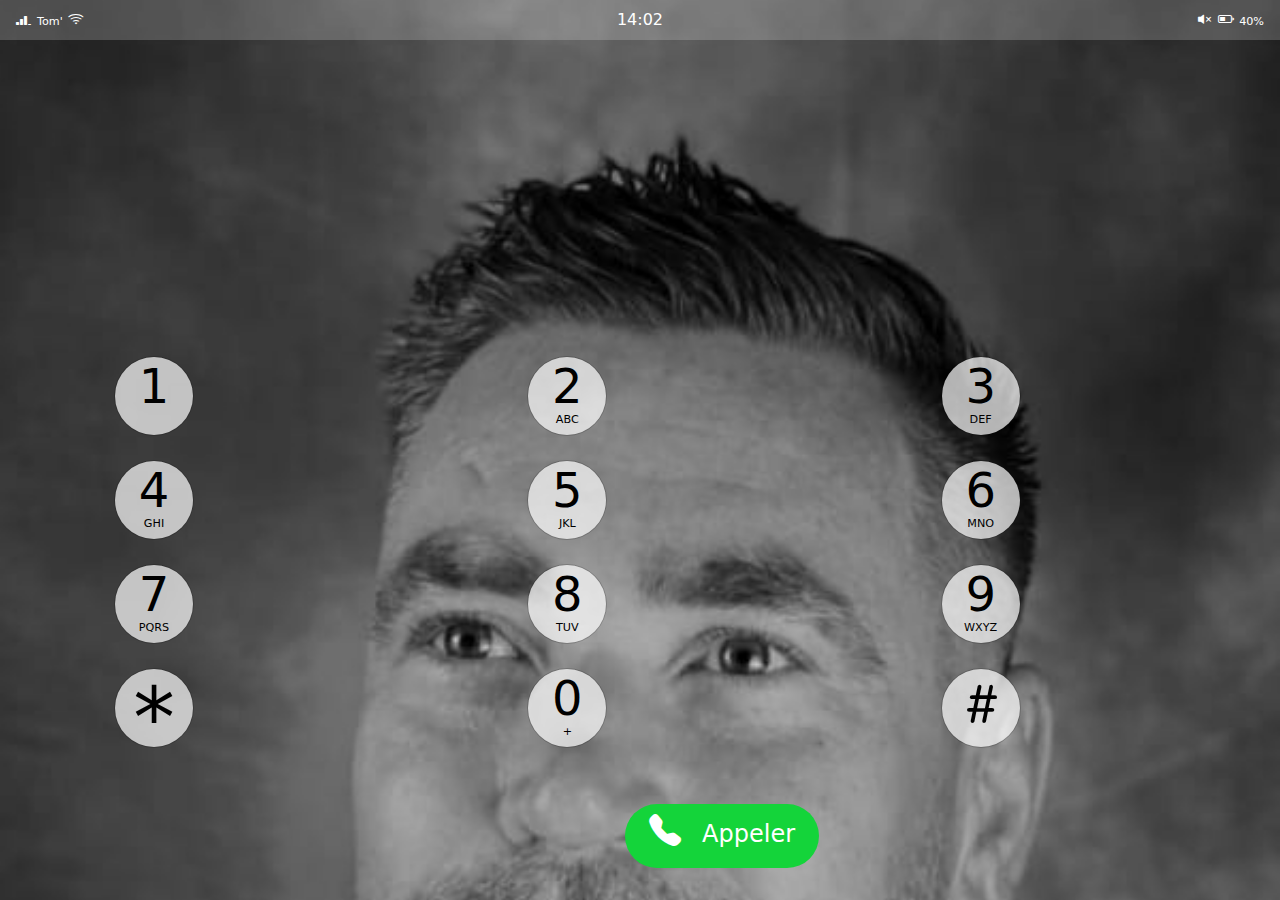
<file: index.html>
<!doctype html>
<html lang="en">
<head>
    <meta charset="utf-8">
    <meta name="viewport" content="width=device-width, initial-scale=1">
    <title>Tom Tom</title>
    <link href="https://cdn.jsdelivr.net/npm/bootstrap@5.3.3/dist/css/bootstrap.min.css" rel="stylesheet" integrity="sha384-QWTKZyjpPEjISv5WaRU9OFeRpok6YctnYmDr5pNlyT2bRjXh0JMhjY6hW+ALEwIH" crossorigin="anonymous">
    <link rel="stylesheet" href="https://cdn.jsdelivr.net/npm/bootstrap-icons@1.3.0/font/bootstrap-icons.css">
    <link rel="stylesheet" href="phone.css">
    <script src="script.js"></script>
</head>

<body>
<main>

    <div class="">
        <header class="mb-3">
            <div class="row">
                <div class="col-4">
                    <i class="bi bi-reception-3"></i>
                    <span class="mini-text">Tom'</span>
                    <i class="bi bi-wifi"></i>
                </div>

                <div data-time class="col-4 text-center">
                    14:02
                </div>

                <div class="col-4 text-end">
                    <i class="bi bi-volume-mute-fill"></i>
                    <i class="bi bi-battery-half"></i><span class="mini-text battery">40%</span>
                </div>
            </div>
        </header>
        <div class="container" style="">
            <div class="phone position-absolute w-100" style="bottom: 0;">
                <div class="row mb-4">
                    <div class="col-4">
                        <div class="card box-shadow number-button number-button alone">
                            <a href="1.html">1</a>
                        </div>
                    </div>
                    <div class="col-4">
                        <div class="card box-shadow number-button">
                            <a href="bad.html">2<span class="letters">ABC</span></a>
                        </div>
                    </div>
                    <div class="col-4">
                        <div class="card box-shadow number-button">
                            <a href="3.html">3<span class="letters">DEF</span></a>
                        </div>
                    </div>
                </div>

                <div class="row mb-4">
                    <div class="col-4">
                        <div class="card box-shadow number-button">
                            <a href="4.html">4<span class="letters">GHI</span></a>
                        </div>
                    </div>
                    <div class="col-4">
                        <div class="card box-shadow number-button">
                            <a href="bad.html">5<span class="letters">JKL</span></a>
                        </div>
                    </div>
                    <div class="col-4">
                        <div class="card box-shadow number-button">
                            <a href="6.html">6<span class="letters">MNO</span></a>
                        </div>
                    </div>
                </div>

                <div class="row mb-4">
                    <div class="col-4">
                        <div class="card box-shadow number-button">
                            <a href="7.html">7<span class="letters">PQRS</span></a>
                        </div>
                    </div>
                    <div class="col-4">
                        <div class="card box-shadow number-button">
                            <a href="8.html">8<span class="letters">TUV</span></a>
                        </div>
                    </div>
                    <div class="col-4">
                        <div class="card box-shadow number-button">
                            <a href="bad.html">9<span class="letters">WXYZ</span></a>
                        </div>
                    </div>
                </div>

                <div class="row mb-4">
                    <div class="col-4">
                        <div class="card box-shadow number-button star">
                            <a href="#">*</a>
                        </div>
                    </div>
                    <div class="col-4">
                        <div class="card box-shadow number-button">
                            <a href="0.html">0<span class="letters">+</span></a>
                        </div>
                    </div>
                    <div class="col-4">
                        <div class="card box-shadow number-button sharp">
                            <a href="#">
                            <i class="bi bi-hash"></i>
                            </a>
                        </div>
                    </div>
                </div>

                <div class="text-center">
                    <a href="#" class=" call">
                        <i class="bi bi-telephone-fill"></i> <span>Appeler</span>
                    </a>
                </div>
            </div>
        </div>
    </div>
</main>

</body>
</html>
</file>
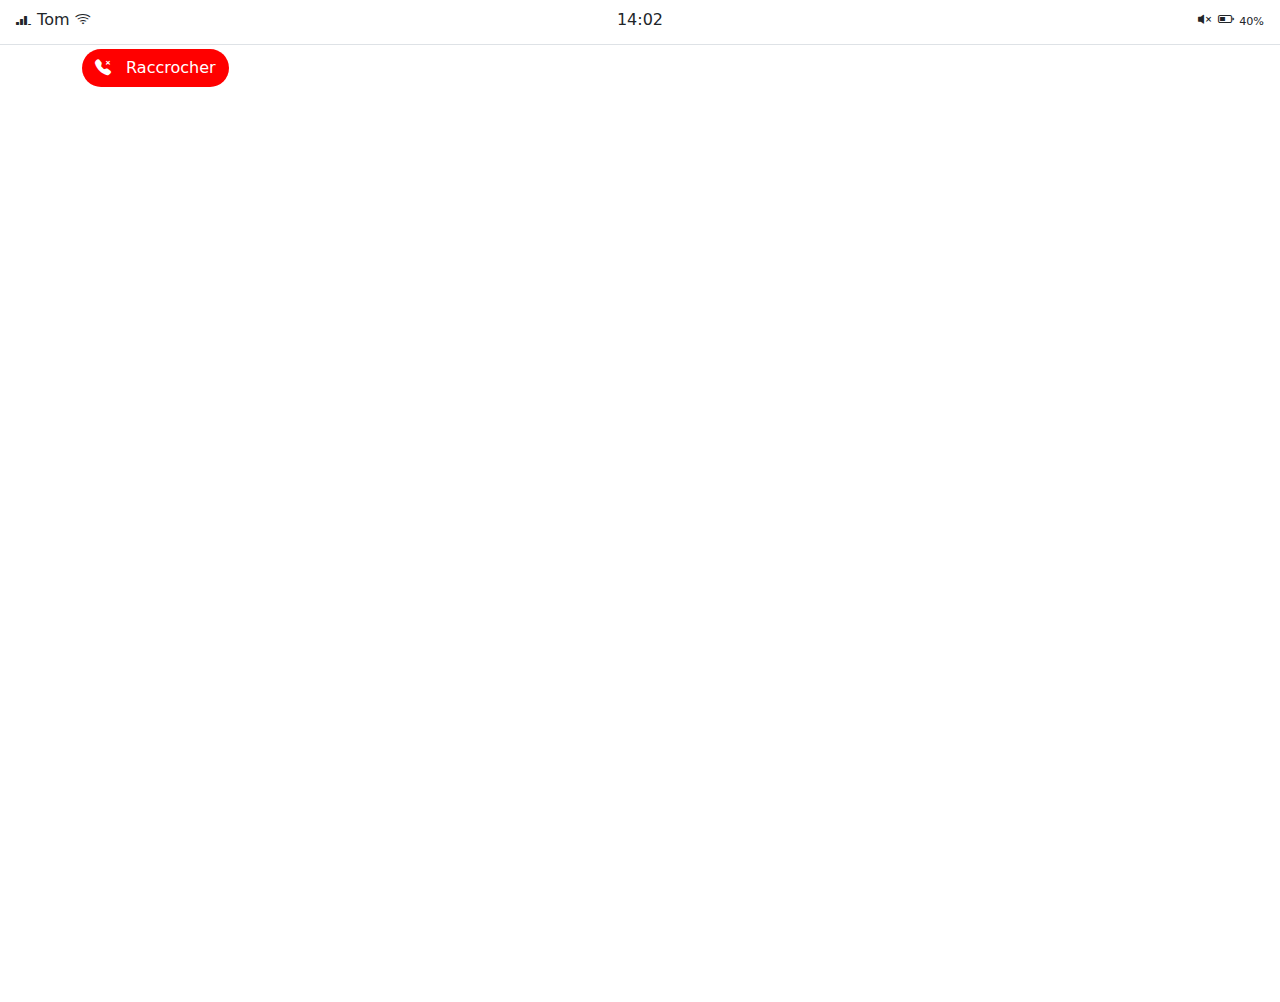
<file: 0.html>
<!doctype html>
<html lang="en" class="mh-100 h-100">
<head>
    <meta charset="utf-8">
    <meta name="viewport" content="width=device-width, initial-scale=1">
    <title>Tom Tom</title>
    <link href="https://cdn.jsdelivr.net/npm/bootstrap@5.3.3/dist/css/bootstrap.min.css" rel="stylesheet" integrity="sha384-QWTKZyjpPEjISv5WaRU9OFeRpok6YctnYmDr5pNlyT2bRjXh0JMhjY6hW+ALEwIH" crossorigin="anonymous">
    <link rel="stylesheet" href="https://cdn.jsdelivr.net/npm/bootstrap-icons@1.3.0/font/bootstrap-icons.css">
    <link rel="stylesheet" href="style.css">
    <script src="script.js"></script>
</head>

<body class="mh-100 h-100">
    <div class="mh-100 h-100">
        <header class="mb-1 border-bottom">
            <div class="row mb-1">
                <div class="col-4">
                    <i class="bi bi-reception-3"></i>
                    <span>Tom</span>
                    <i class="bi bi-wifi"></i>
                </div>

                <div data-time class="col-4 text-center">
                    14:02
                </div>

                <div class="col-4 text-end">
                    <i class="bi bi-volume-mute-fill"></i>
                    <i class="bi bi-battery-half"></i><span class="mini-text battery">40%</span>
                </div>
            </div>
        </header>

        <div class="container mh-100 h-100">
            <div class="mb-2">
                <a href="index.html" class="btn end-call"><i class="bi bi-telephone-x-fill"></i> Raccrocher</a>
            </div>

            <iframe
                    class="mh-100 h-100"
                    allowfullscreen
                    frameborder="0"
                    mozallowfullscreen
                    src="https://app.wooclap.com/HTUYEE?from=instruction-slide"
                    width="100%"></iframe>
        </div>
    </div>


</body>
</html>
</file>
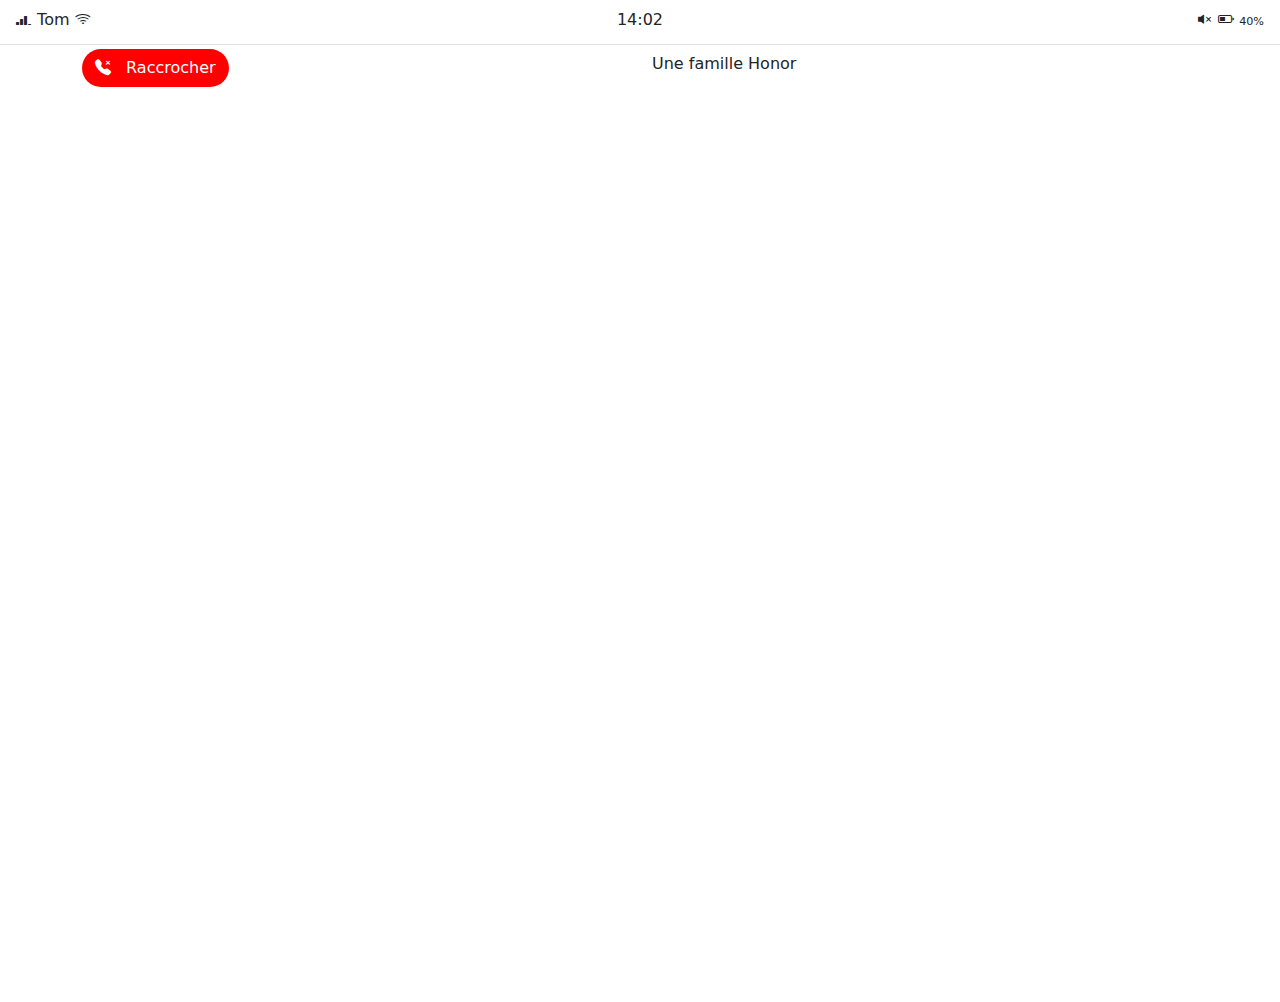
<file: 1.html>
<!doctype html>
<html lang="en" class="mh-100 h-100">
<head>
    <meta charset="utf-8">
    <meta name="viewport" content="width=device-width, initial-scale=1">
    <title>Tom Tom</title>
    <link href="https://cdn.jsdelivr.net/npm/bootstrap@5.3.3/dist/css/bootstrap.min.css" rel="stylesheet" integrity="sha384-QWTKZyjpPEjISv5WaRU9OFeRpok6YctnYmDr5pNlyT2bRjXh0JMhjY6hW+ALEwIH" crossorigin="anonymous">
    <link rel="stylesheet" href="https://cdn.jsdelivr.net/npm/bootstrap-icons@1.3.0/font/bootstrap-icons.css">
    <link rel="stylesheet" href="style.css">
    <script src="script.js"></script>
</head>

<body class="mh-100 h-100">
    <div class="mh-100 h-100">
        <header class="mb-1 border-bottom">
            <div class="row mb-1">
                <div class="col-4">
                    <i class="bi bi-reception-3"></i>
                    <span>Tom</span>
                    <i class="bi bi-wifi"></i>
                </div>

                <div data-time class="col-4 text-center">
                    14:02
                </div>

                <div class="col-4 text-end">
                    <i class="bi bi-volume-mute-fill"></i>
                    <i class="bi bi-battery-half"></i><span class="mini-text battery">40%</span>
                </div>
            </div>
        </header>

        <div class="container mh-100 h-100">
            <div class="mb-2 row">
                <div class="col-6">
                    <a href="index.html" class="btn end-call"><i class="bi bi-telephone-x-fill"></i> Raccrocher</a>
                </div>
                <div class="col-6 m-auto">
                    <h1>Une famille Honor</h1>
                </div>
            </div>

            <iframe
                    class="mh-100 h-100"
                    allowfullscreen
                    frameborder="0"
                    mozallowfullscreen
                    src="https://app.wooclap.com/XHMKYM?from=instruction-slide"
                    width="100%"></iframe>
        </div>
    </div>


</body>
</html>
</file>
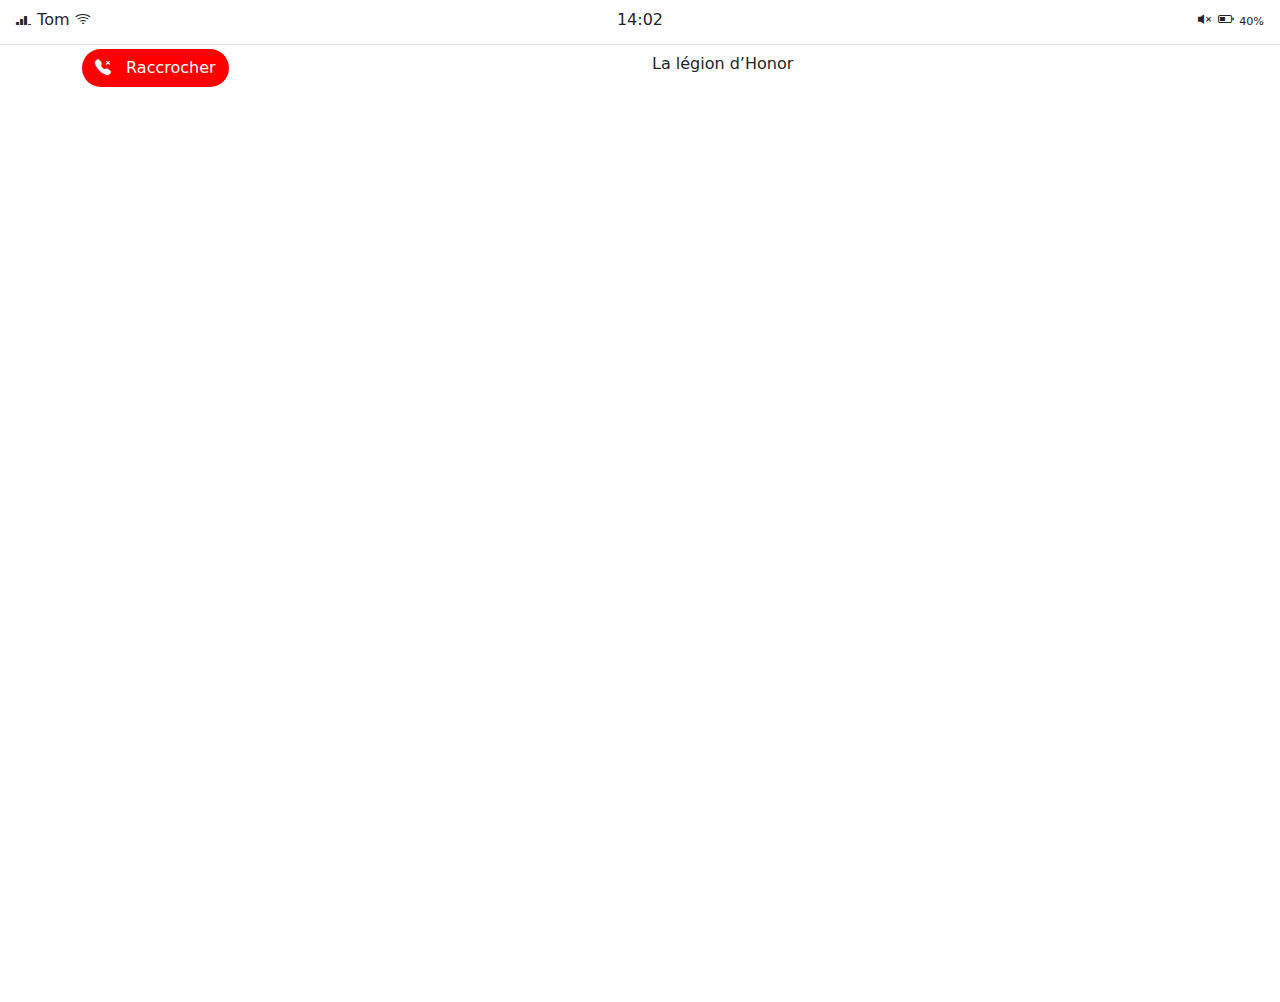
<file: 3.html>
<!doctype html>
<html lang="en" class="mh-100 h-100">
<head>
    <meta charset="utf-8">
    <meta name="viewport" content="width=device-width, initial-scale=1">
    <title>Tom Tom</title>
    <link href="https://cdn.jsdelivr.net/npm/bootstrap@5.3.3/dist/css/bootstrap.min.css" rel="stylesheet" integrity="sha384-QWTKZyjpPEjISv5WaRU9OFeRpok6YctnYmDr5pNlyT2bRjXh0JMhjY6hW+ALEwIH" crossorigin="anonymous">
    <link rel="stylesheet" href="https://cdn.jsdelivr.net/npm/bootstrap-icons@1.3.0/font/bootstrap-icons.css">
    <link rel="stylesheet" href="style.css">
    <script src="script.js"></script>
</head>

<body class="mh-100 h-100">
    <div class="mh-100 h-100">
        <header class="mb-1 border-bottom">
            <div class="row mb-1">
                <div class="col-4">
                    <i class="bi bi-reception-3"></i>
                    <span>Tom</span>
                    <i class="bi bi-wifi"></i>
                </div>

                <div data-time class="col-4 text-center">
                    14:02
                </div>

                <div class="col-4 text-end">
                    <i class="bi bi-volume-mute-fill"></i>
                    <i class="bi bi-battery-half"></i><span class="mini-text battery">40%</span>
                </div>
            </div>
        </header>

        <div class="container mh-100 h-100">
            <div class="mb-2 row">
                <div class="col-6">
                    <a href="index.html" class="btn end-call"><i class="bi bi-telephone-x-fill"></i> Raccrocher</a>
                </div>
                <div class="col-6 m-auto">
                    <h1>La légion d’Honor</h1>
                </div>
            </div>
            <iframe
                    class="mh-100 h-100"
                    allowfullscreen
                    frameborder="0"
                    mozallowfullscreen
                    src="https://app.wooclap.com/QAYSHA?from=instruction-slide"
                    width="100%"></iframe>
        </div>
    </div>


</body>
</html>
</file>
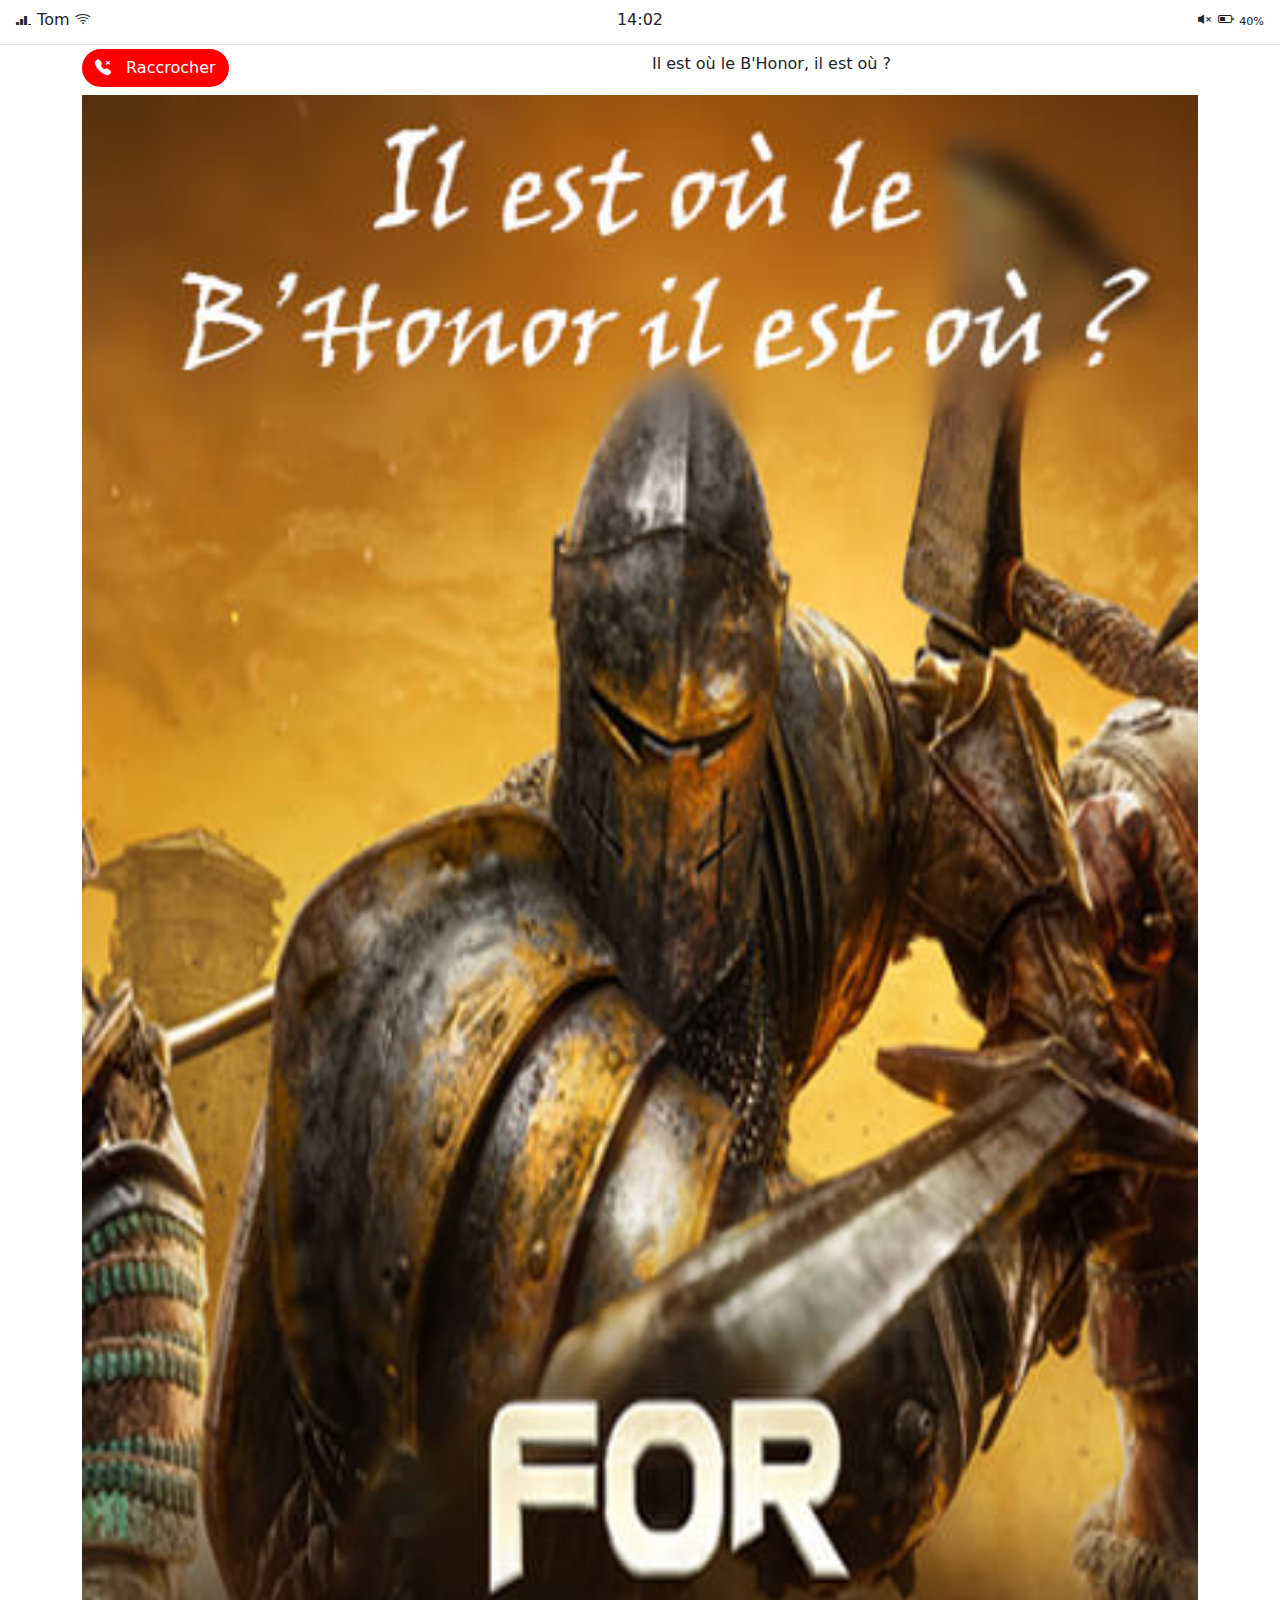
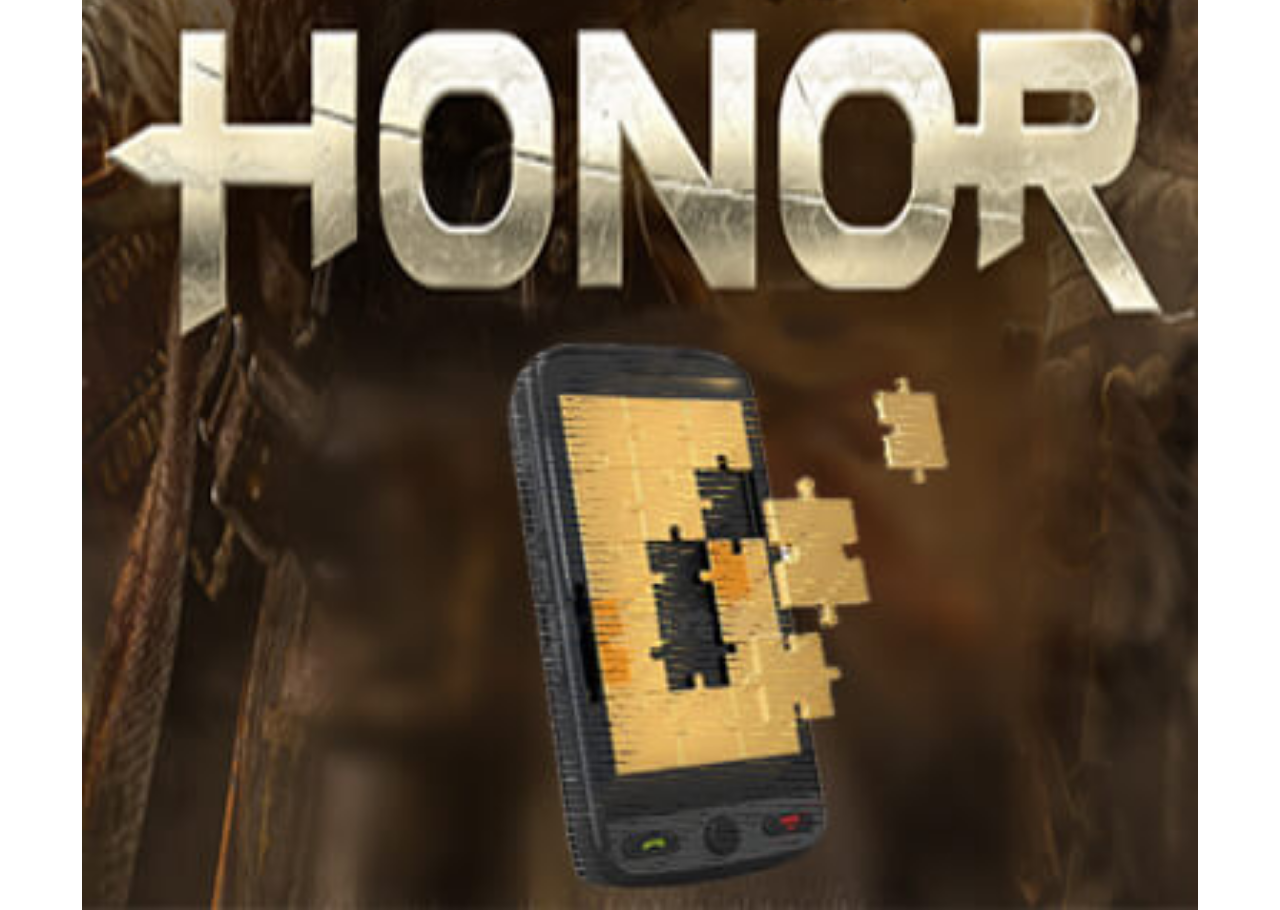
<file: 4.html>
<!doctype html>
<html lang="en" class="mh-100 h-100">
<head>
    <meta charset="utf-8">
    <meta name="viewport" content="width=device-width, initial-scale=1">
    <title>Tom Tom</title>
    <link href="https://cdn.jsdelivr.net/npm/bootstrap@5.3.3/dist/css/bootstrap.min.css" rel="stylesheet" integrity="sha384-QWTKZyjpPEjISv5WaRU9OFeRpok6YctnYmDr5pNlyT2bRjXh0JMhjY6hW+ALEwIH" crossorigin="anonymous">
    <link rel="stylesheet" href="https://cdn.jsdelivr.net/npm/bootstrap-icons@1.3.0/font/bootstrap-icons.css">
    <link rel="stylesheet" href="style.css">
    <script src="script.js"></script>
</head>

<body class="mh-100 h-100">
    <div class="mh-100 h-100">
        <header class="mb-1 border-bottom">
            <div class="row mb-1">
                <div class="col-4">
                    <i class="bi bi-reception-3"></i>
                    <span>Tom</span>
                    <i class="bi bi-wifi"></i>
                </div>

                <div data-time class="col-4 text-center">
                    14:02
                </div>

                <div class="col-4 text-end">
                    <i class="bi bi-volume-mute-fill"></i>
                    <i class="bi bi-battery-half"></i><span class="mini-text battery">40%</span>
                </div>
            </div>
        </header>

        <div class="container mh-100 h-100">
            <div class="mb-2 row">
                <div class="col-6">
                    <a href="index.html" class="btn end-call"><i class="bi bi-telephone-x-fill"></i> Raccrocher</a>
                </div>
                <div class="col-6 m-auto">
                    <h1>Il est où le B'Honor, il est où ?</h1>
                </div>
            </div>

            <img src="4.jpeg" class="img-fluid w-100" alt="" />
        </div>
    </div>


</body>
</html>
</file>
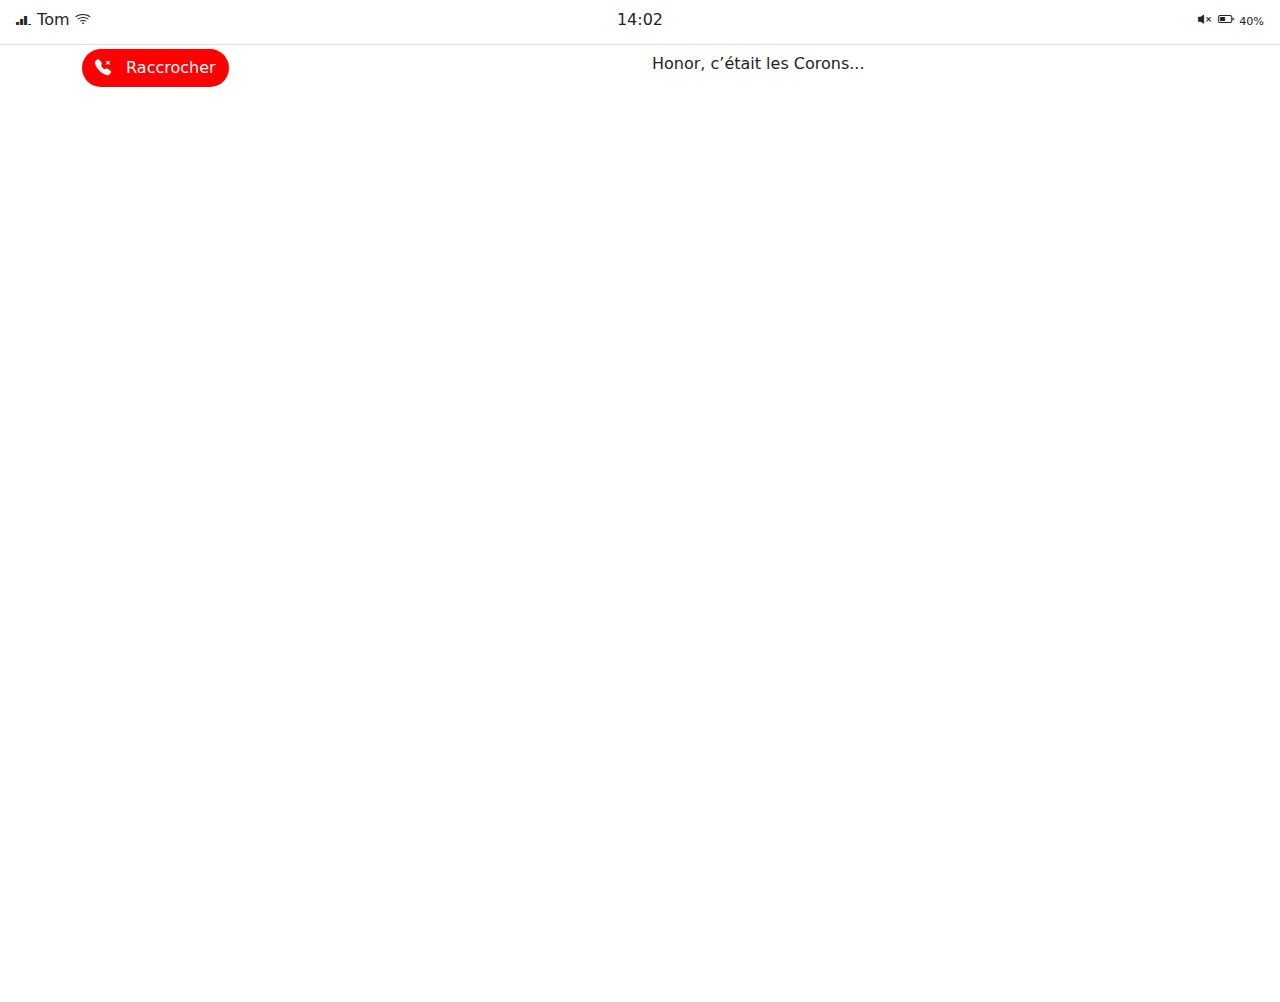
<file: 6.html>
<!doctype html>
<html lang="en" class="mh-100 h-100">
<head>
    <meta charset="utf-8">
    <meta name="viewport" content="width=device-width, initial-scale=1">
    <title>Tom Tom</title>
    <link href="https://cdn.jsdelivr.net/npm/bootstrap@5.3.3/dist/css/bootstrap.min.css" rel="stylesheet" integrity="sha384-QWTKZyjpPEjISv5WaRU9OFeRpok6YctnYmDr5pNlyT2bRjXh0JMhjY6hW+ALEwIH" crossorigin="anonymous">
    <link rel="stylesheet" href="https://cdn.jsdelivr.net/npm/bootstrap-icons@1.3.0/font/bootstrap-icons.css">
    <link rel="stylesheet" href="style.css">
    <script src="script.js"></script>
</head>

<body class="mh-100 h-100">
    <div class="mh-100 h-100">
        <header class="mb-1 border-bottom">
            <div class="row mb-1">
                <div class="col-4">
                    <i class="bi bi-reception-3"></i>
                    <span>Tom</span>
                    <i class="bi bi-wifi"></i>
                </div>

                <div data-time class="col-4 text-center">
                    14:02
                </div>

                <div class="col-4 text-end">
                    <i class="bi bi-volume-mute-fill"></i>
                    <i class="bi bi-battery-half"></i><span class="mini-text battery">40%</span>
                </div>
            </div>
        </header>

        <div class="container mh-100 h-100">
            <div class="mb-2 row">
                <div class="col-6">
                    <a href="index.html" class="btn end-call"><i class="bi bi-telephone-x-fill"></i> Raccrocher</a>
                </div>
                <div class="col-6 m-auto">
                    <h1>Honor, c’était les Corons...</h1>
                </div>
            </div>

            <iframe
                    class="mh-100 h-100"
                    allowfullscreen
                    frameborder="0"
                    mozallowfullscreen
                    src="https://app.wooclap.com/OZNMJP?from=instruction-slide"
                    width="100%"></iframe>
        </div>
    </div>


</body>
</html>
</file>
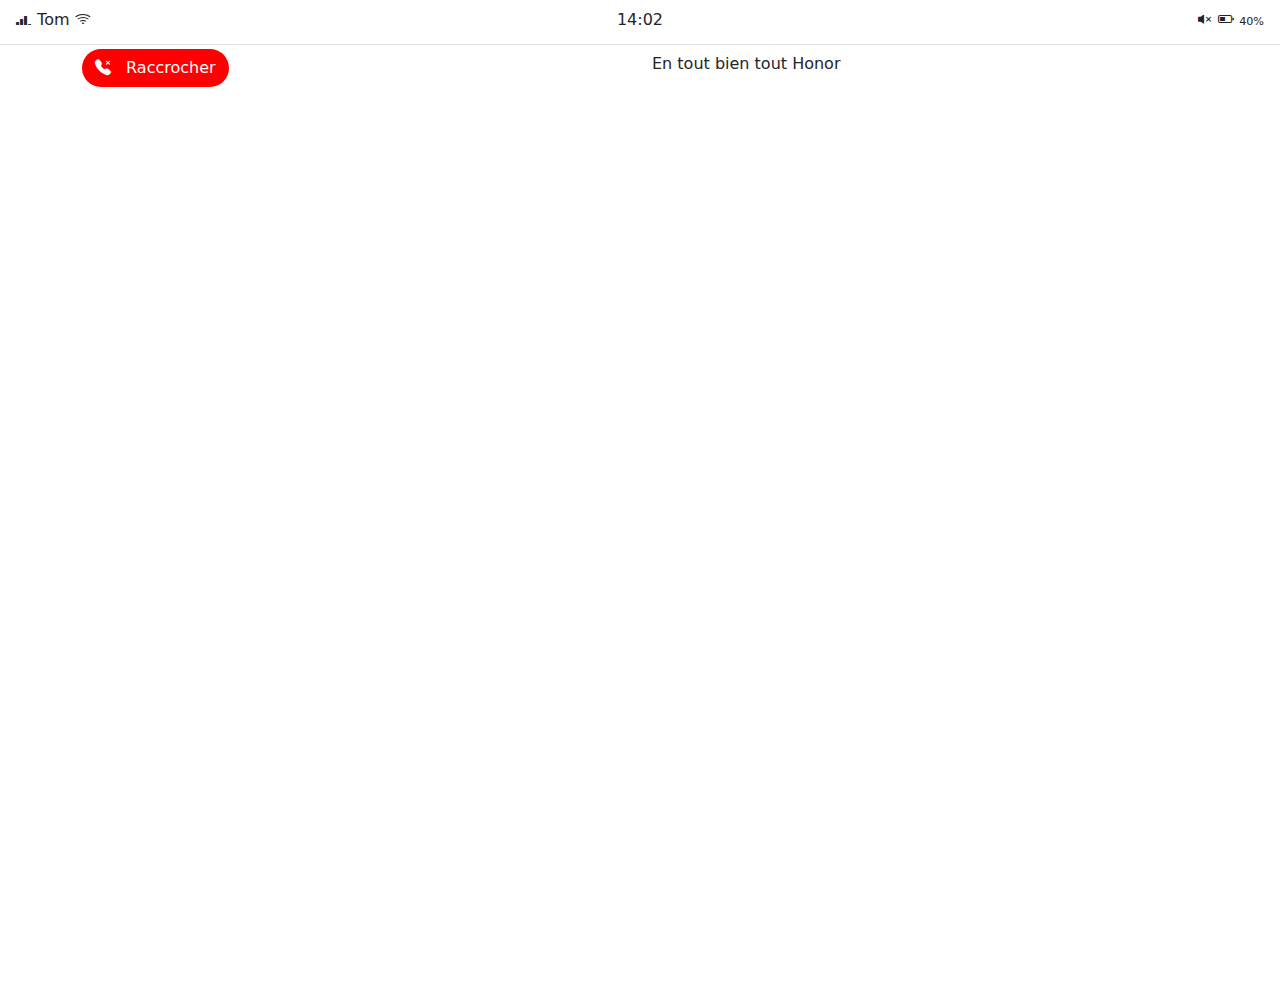
<file: 7.html>
<!doctype html>
<html lang="en" class="mh-100 h-100">
<head>
    <meta charset="utf-8">
    <meta name="viewport" content="width=device-width, initial-scale=1">
    <title>Tom Tom</title>
    <link href="https://cdn.jsdelivr.net/npm/bootstrap@5.3.3/dist/css/bootstrap.min.css" rel="stylesheet" integrity="sha384-QWTKZyjpPEjISv5WaRU9OFeRpok6YctnYmDr5pNlyT2bRjXh0JMhjY6hW+ALEwIH" crossorigin="anonymous">
    <link rel="stylesheet" href="https://cdn.jsdelivr.net/npm/bootstrap-icons@1.3.0/font/bootstrap-icons.css">
    <link rel="stylesheet" href="style.css">
    <script src="script.js"></script>
</head>

<body class="mh-100 h-100">
    <div class="mh-100 h-100">
        <header class="mb-1 border-bottom">
            <div class="row mb-1">
                <div class="col-4">
                    <i class="bi bi-reception-3"></i>
                    <span>Tom</span>
                    <i class="bi bi-wifi"></i>
                </div>

                <div data-time class="col-4 text-center">
                    14:02
                </div>

                <div class="col-4 text-end">
                    <i class="bi bi-volume-mute-fill"></i>
                    <i class="bi bi-battery-half"></i><span class="mini-text battery">40%</span>
                </div>
            </div>
        </header>

        <div class="container mh-100 h-100">
            <div class="mb-2 row">
                <div class="col-6">
                    <a href="index.html" class="btn end-call"><i class="bi bi-telephone-x-fill"></i> Raccrocher</a>
                </div>
                <div class="col-6 m-auto">
                    <h1>En tout bien tout Honor</h1>
                </div>
            </div>

            <iframe
                    class="mh-100 h-100"
                    allowfullscreen
                    frameborder="0"
                    mozallowfullscreen
                    src="https://app.wooclap.com/PRFDEK?from=instruction-slide"
                    width="100%"></iframe>
        </div>
    </div>


</body>
</html>
</file>
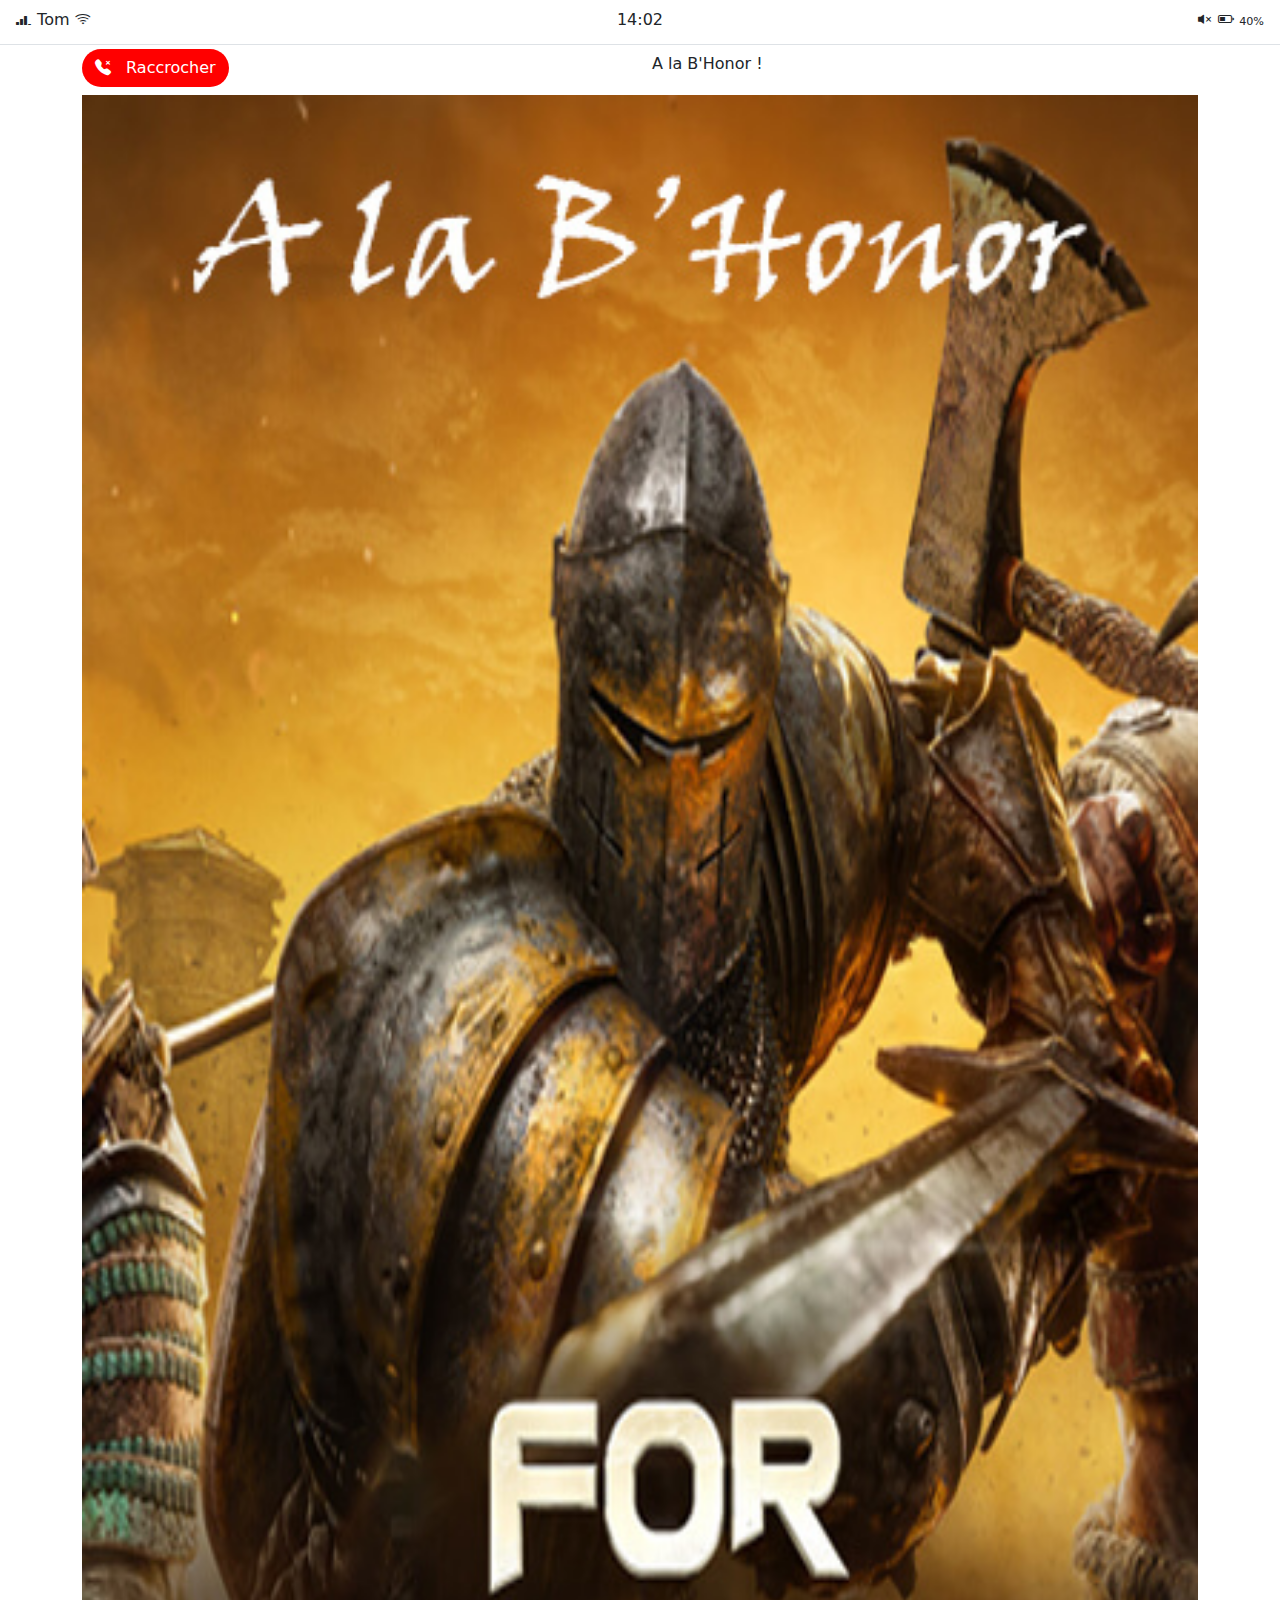
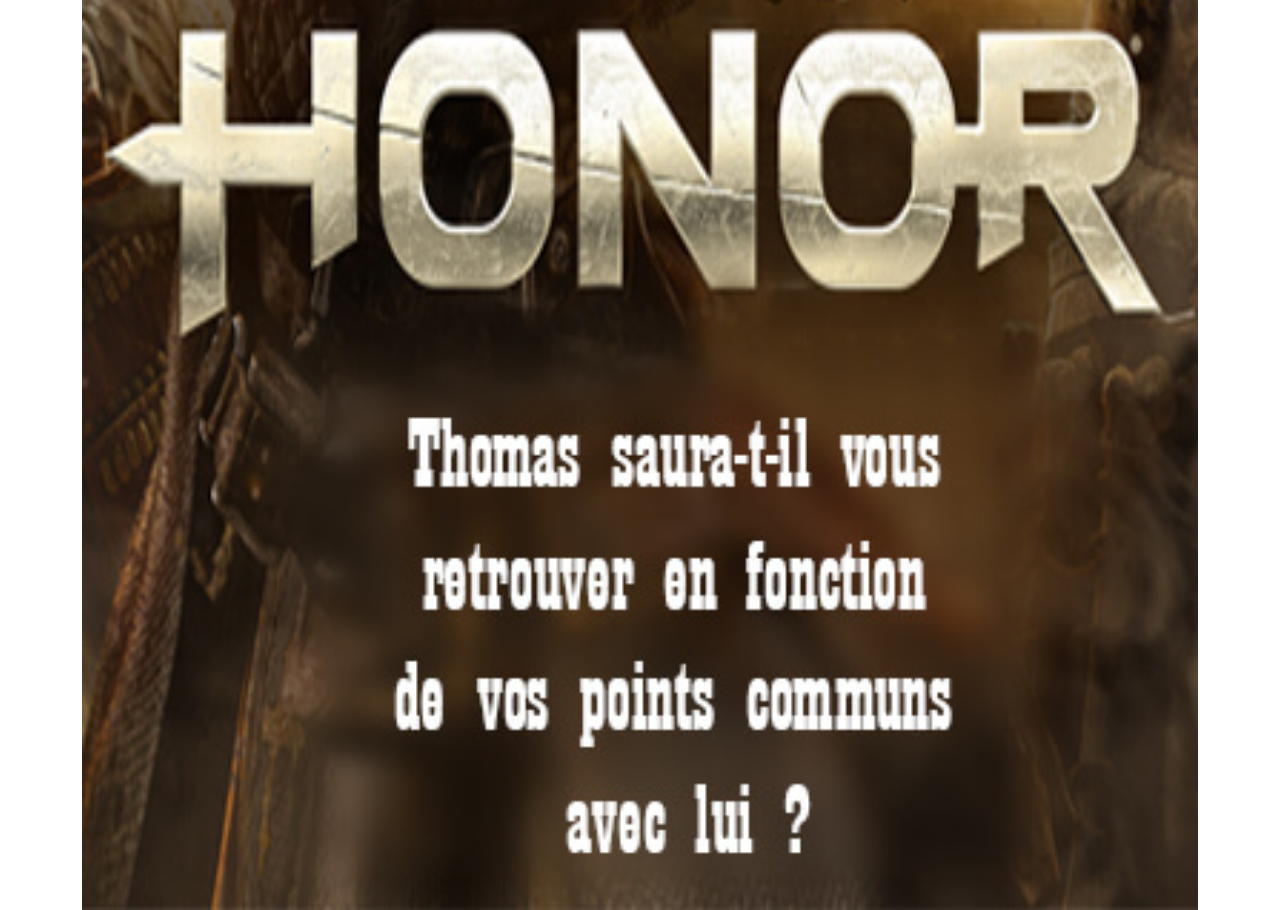
<file: 8.html>
<!doctype html>
<html lang="en" class="mh-100 h-100">
<head>
    <meta charset="utf-8">
    <meta name="viewport" content="width=device-width, initial-scale=1">
    <title>Tom Tom</title>
    <link href="https://cdn.jsdelivr.net/npm/bootstrap@5.3.3/dist/css/bootstrap.min.css" rel="stylesheet" integrity="sha384-QWTKZyjpPEjISv5WaRU9OFeRpok6YctnYmDr5pNlyT2bRjXh0JMhjY6hW+ALEwIH" crossorigin="anonymous">
    <link rel="stylesheet" href="https://cdn.jsdelivr.net/npm/bootstrap-icons@1.3.0/font/bootstrap-icons.css">
    <link rel="stylesheet" href="style.css">
    <script src="script.js"></script>
</head>

<body class="mh-100 h-100">
    <div class="mh-100 h-100">
        <header class="mb-1 border-bottom">
            <div class="row mb-1">
                <div class="col-4">
                    <i class="bi bi-reception-3"></i>
                    <span>Tom</span>
                    <i class="bi bi-wifi"></i>
                </div>

                <div data-time class="col-4 text-center">
                    14:02
                </div>

                <div class="col-4 text-end">
                    <i class="bi bi-volume-mute-fill"></i>
                    <i class="bi bi-battery-half"></i><span class="mini-text battery">40%</span>
                </div>
            </div>
        </header>

        <div class="container mh-100 h-100">
            <div class="mb-2 row">
                <div class="col-6">
                    <a href="index.html" class="btn end-call"><i class="bi bi-telephone-x-fill"></i> Raccrocher</a>
                </div>
                <div class="col-6 m-auto">
                    <h1>A la B'Honor !</h1>
                </div>
            </div>

            <img src="8.jpeg" class="img-fluid w-100" alt="" />
        </div>
    </div>


</body>
</html>
</file>
<file: phone.css>
html {
    background: url(background.jpg) no-repeat top center fixed;
    -webkit-background-size: cover;
    -moz-background-size: cover;
    -o-background-size: cover;
    background-size: cover;
}
body {
    background: none;
}
header {
    background-color: rgba(255, 255, 255, 0.2);
    color: white;
    padding: 0.5rem 1rem;
}
.phone {
    padding: 2rem;
}
.number-button {
    border-radius: 50%;
    height: 80px;
    width: 80px;
    background: none;
    padding: 0;
}
.number-button a {
    background-color: rgba(255, 255, 255, 0.7);
    border-radius: 50%;
    height: 100%;
    width: 100%;
    text-decoration: none;
    color: black;
    font-size: 3rem;
    line-height: 3rem;
    display: block;
    padding-top: 5px;
    text-align: center;
}
.number-button a:hover {
    background-color: rgba(255, 255, 255, 1);
}
.number-button span {
    font-size: 0.7rem;
    display: block;
    line-height: 20px;
}
.call {
    background-color: #14D43A;
    color: white;
    border-radius: 2rem;
    padding-left: 1.5rem;
    padding-right: 1.5rem;
    padding-top: .18rem;
    margin-top: 2rem;
    height: 4rem;
    display: inline-block;
    text-decoration: none;

}
.call i{
    color: white;
    font-size: 2rem;
    margin-right: 1rem;
}
.call span {
    font-size: 1.5rem;
    padding-bottom: 0.2rem;
}
.sharp a {
    font-size: 3.5rem;
    line-height: 4rem;
    text-align: center;
}
.star a {
    font-size: 5.2rem;
    padding-top: 1.1rem;
    line-height: 4rem;
    text-align: center;
}
.mini-text {
    font-size: 0.7rem;
}
.battery {
    padding-left: 5px;
}
</file>
<file: style.css>
header {
    background-color: rgba(255, 255, 255, 0.7);
    padding: 0.5rem 1rem;
}
h1 {
    font-size: 1rem;
    line-height: 1rem;
}
.bg-black header {
    background-color: rgba(0, 0, 0, 0.7);
    color: white;
}
.end-call {
    background-color: red;
    border-radius: 1.5rem;
    color: white;
}
.end-call i {
    margin-right: 10px;
}
iframe {
    height: 100%;
}
video {
    width: 100%;
}
.mini-text {
    font-size: 0.7rem;
}
.battery {
    padding-left: 5px;
}
</file>
